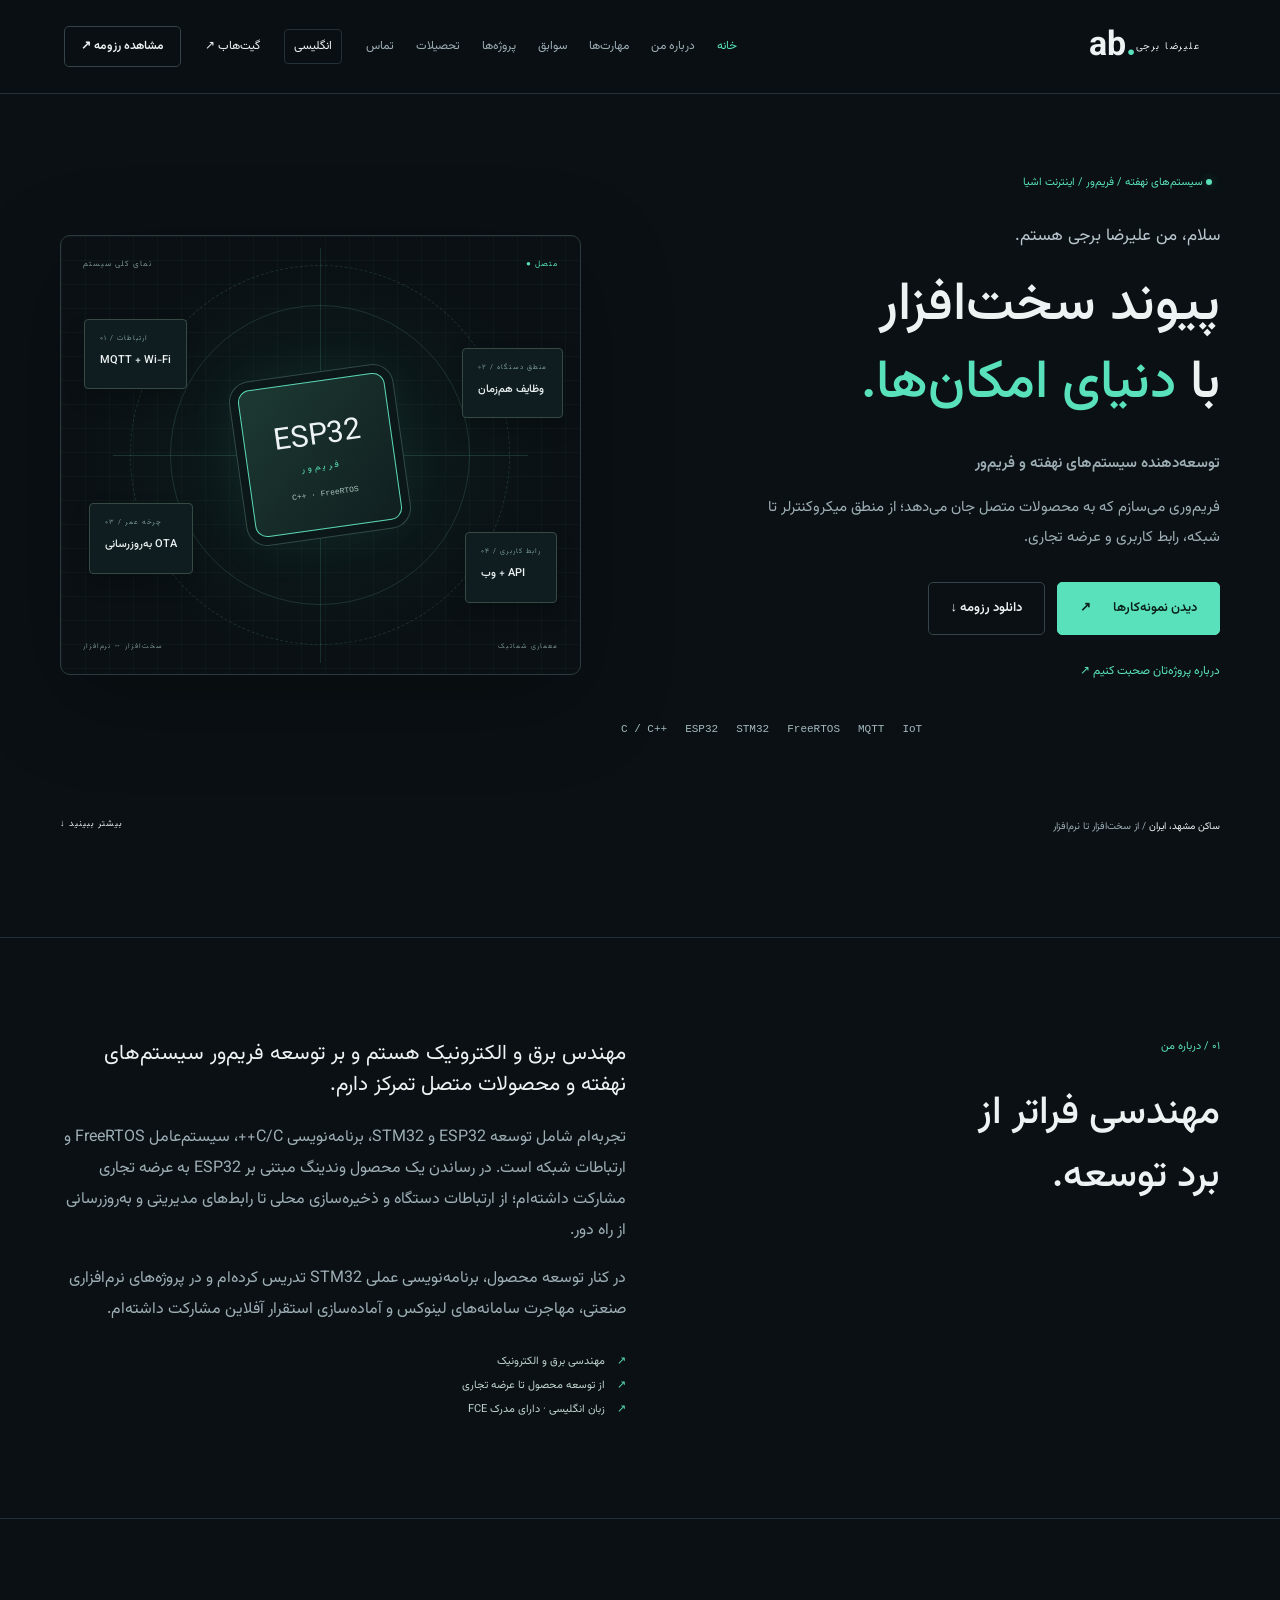
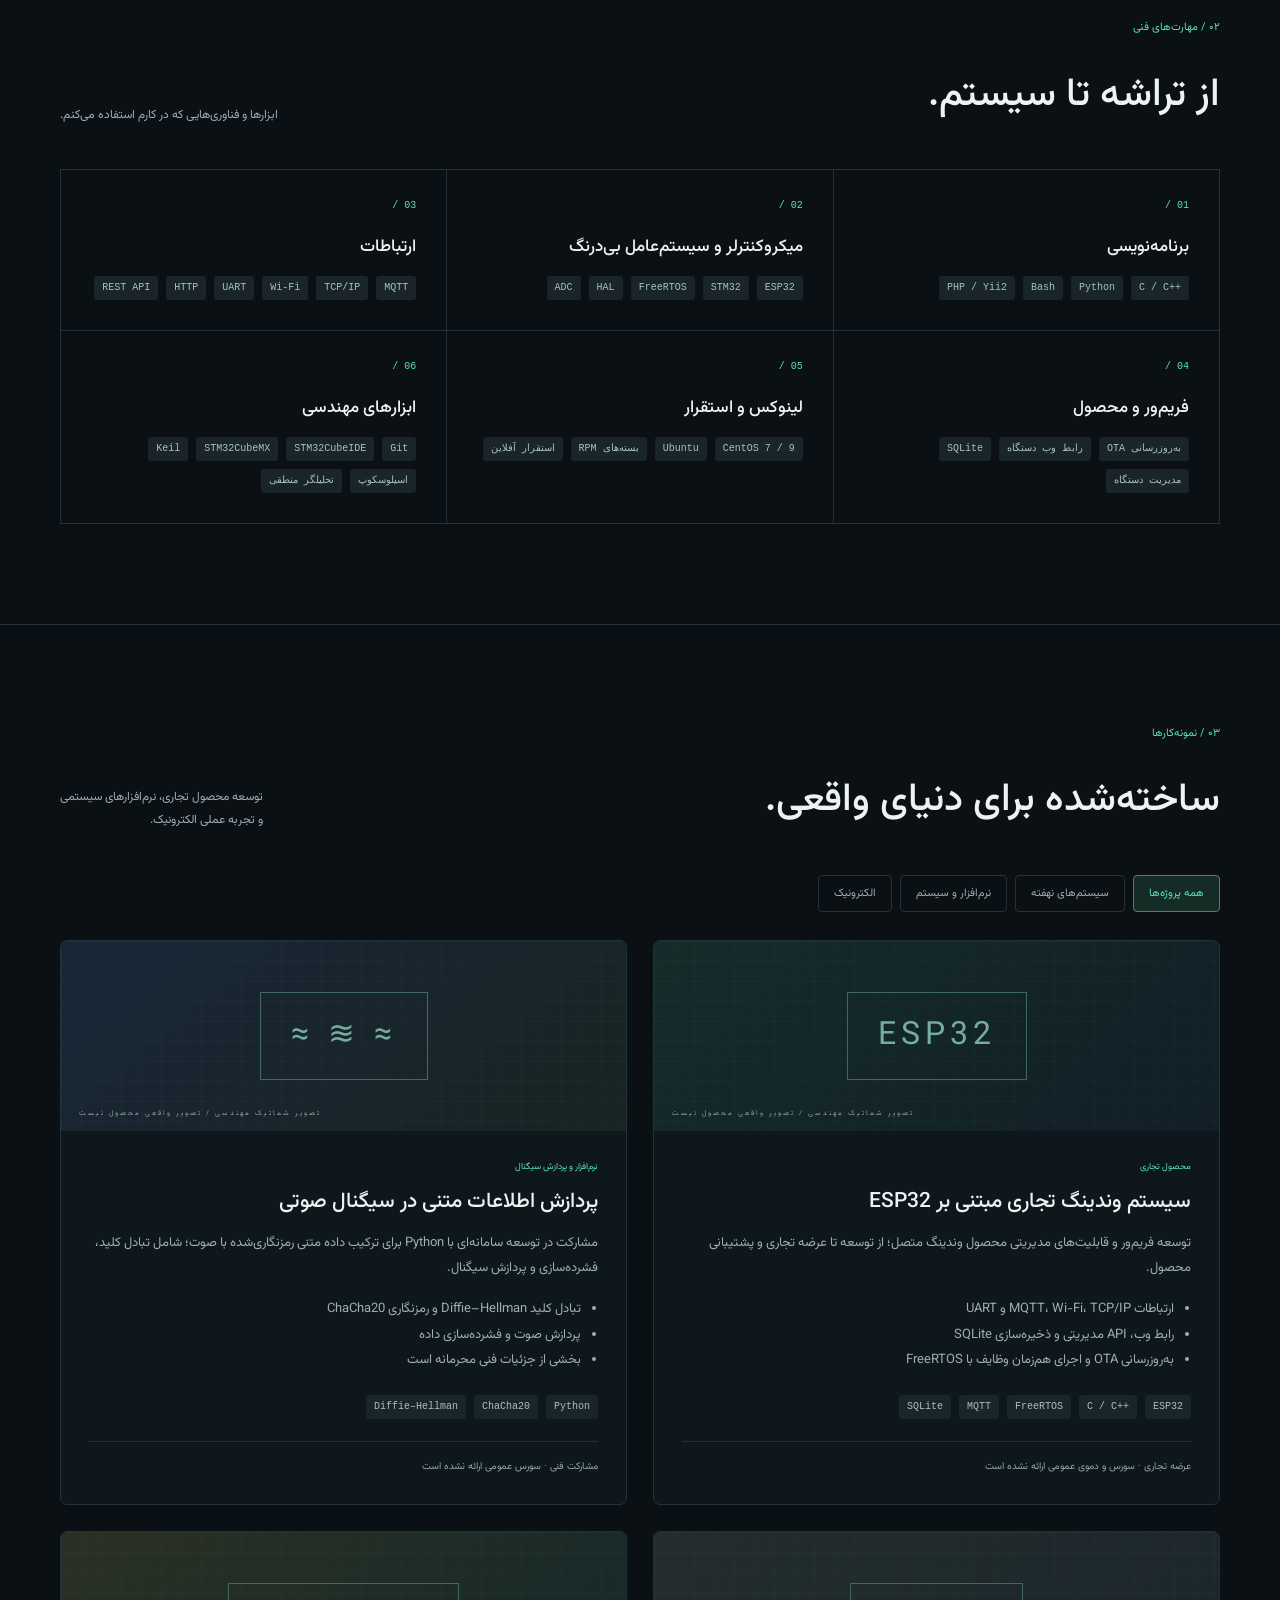
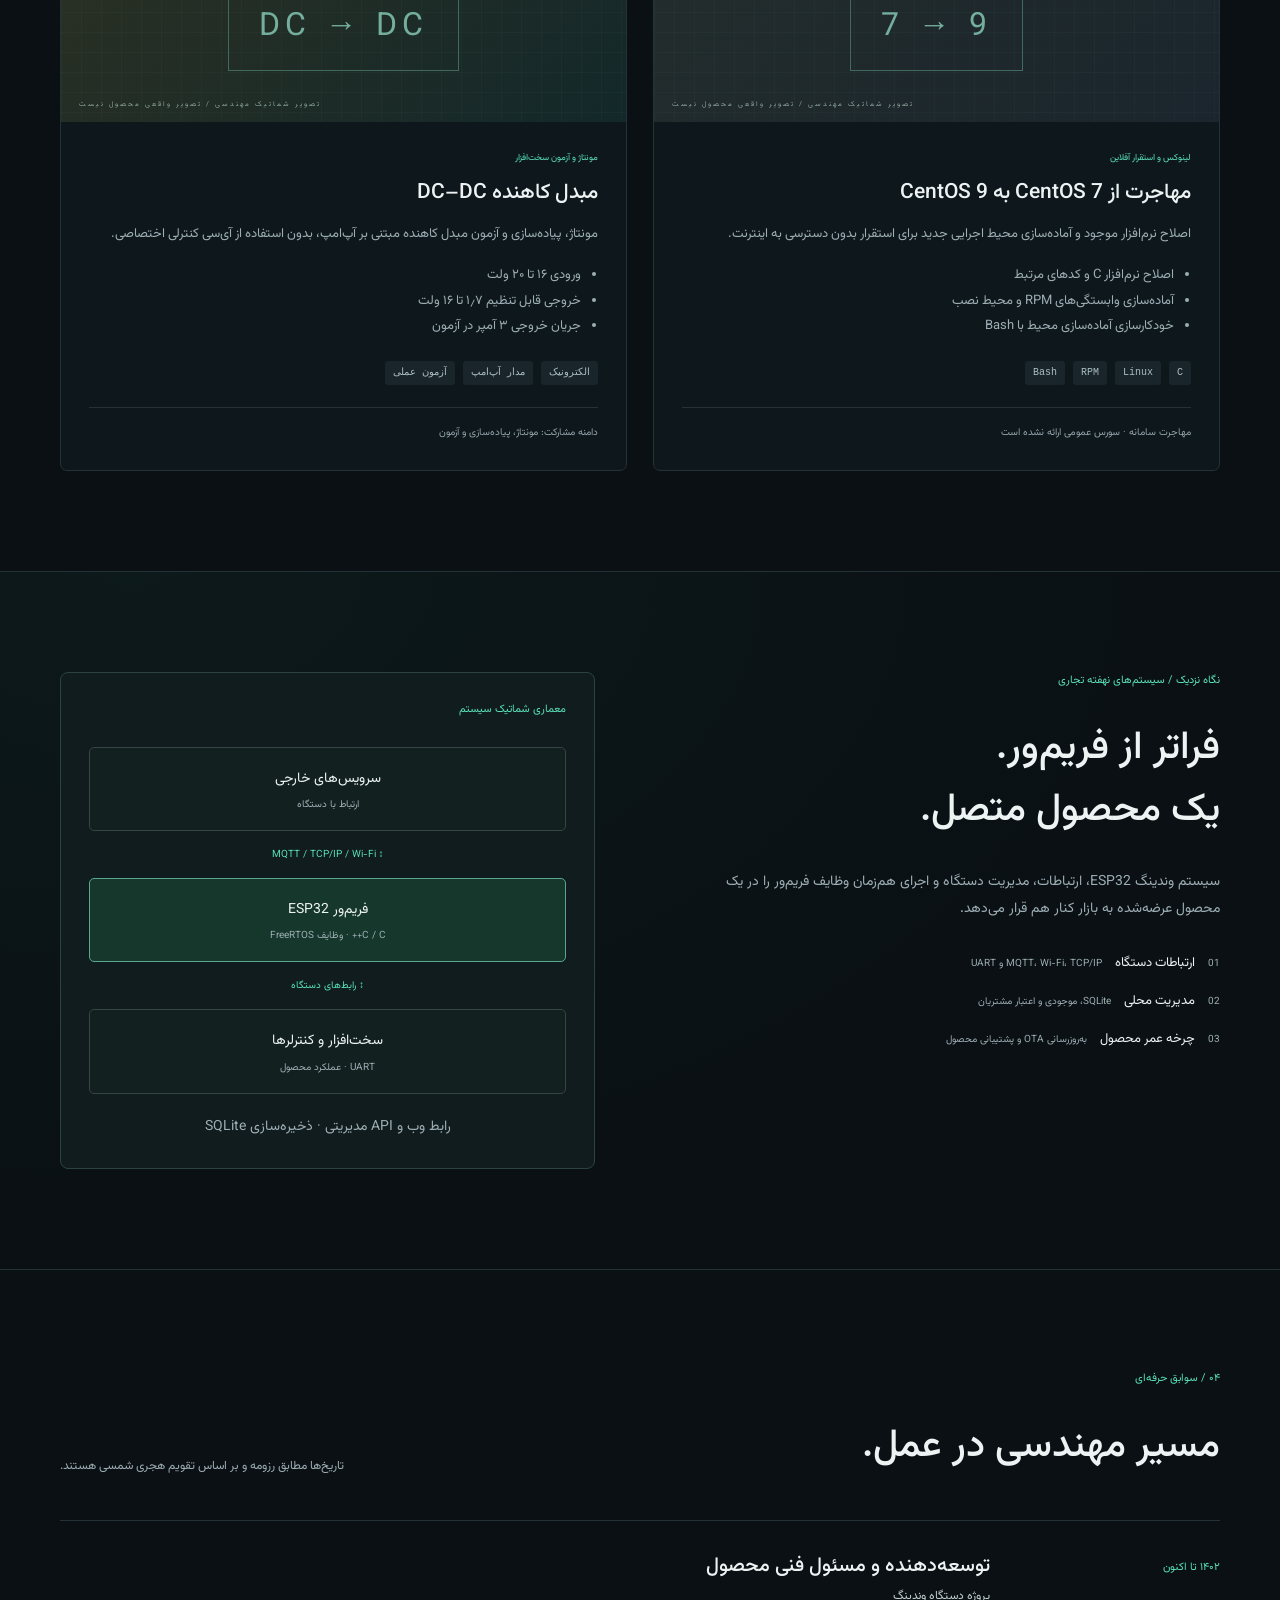
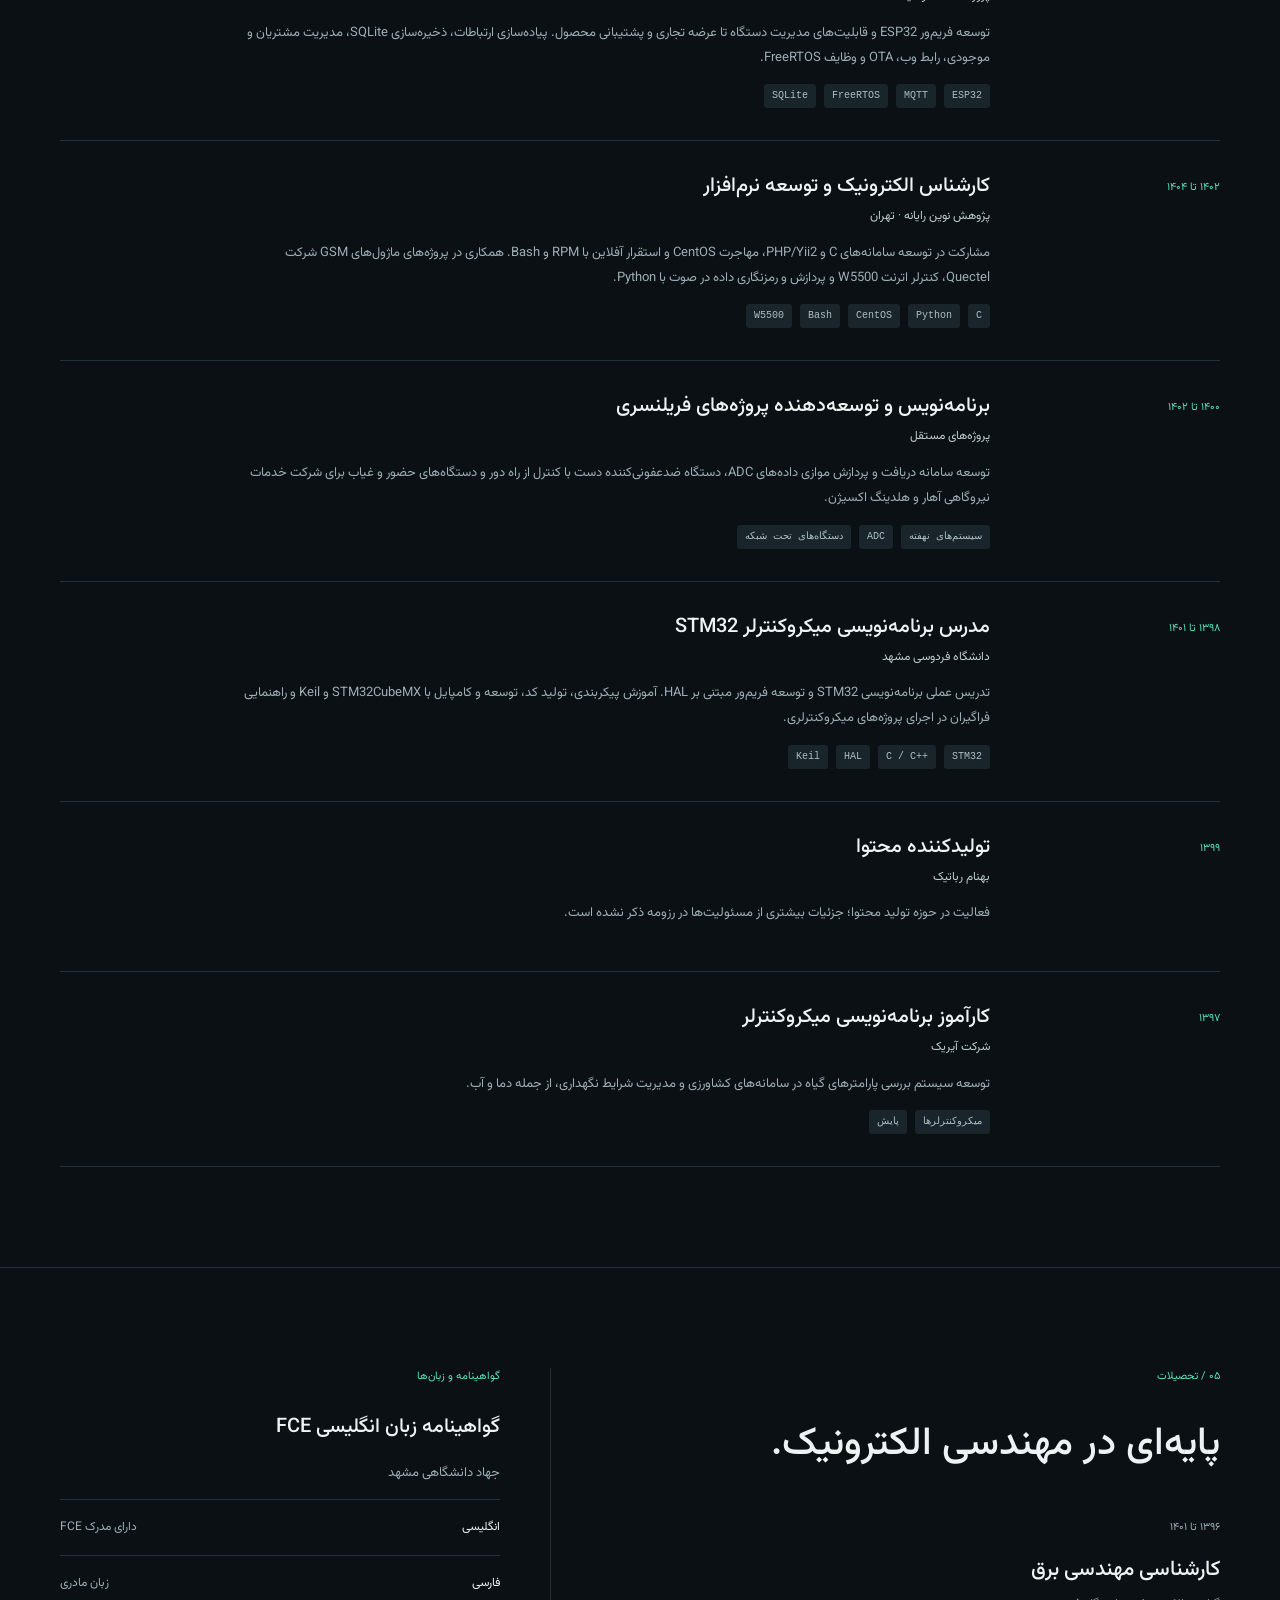
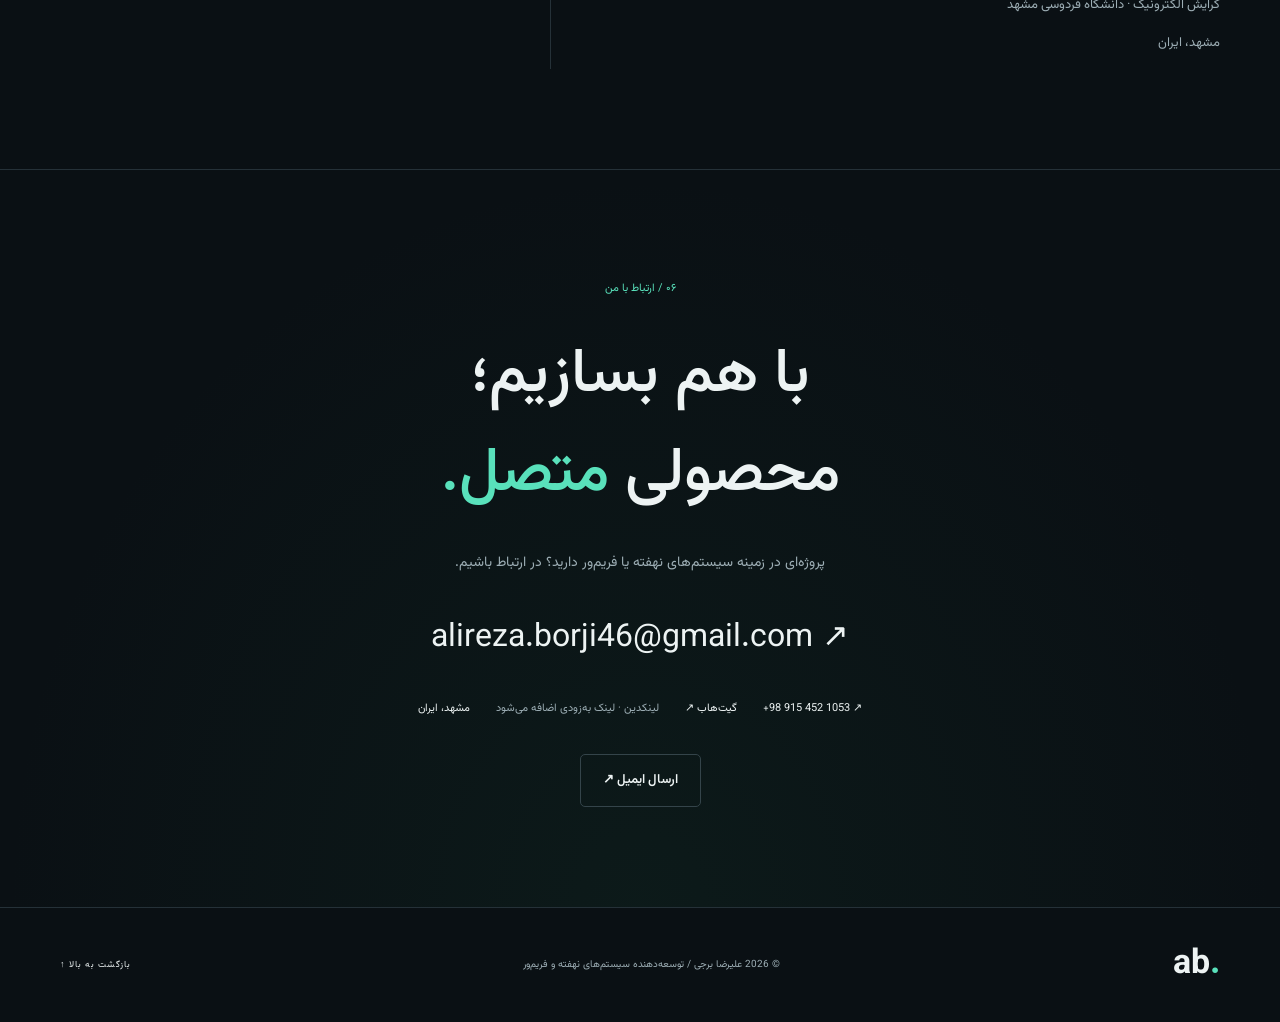
<file: index.html>
<!doctype html>
<html lang="fa" dir="rtl"><head><meta charset="utf-8"><meta name="viewport" content="width=device-width,initial-scale=1"><meta name="theme-color" content="#0a1014"><title>علیرضا برجی | توسعه‌دهنده سیستم‌های نهفته و فریم‌ور</title><meta name="description" content="علیرضا برجی؛ توسعه‌دهنده سیستم‌های نهفته و فریم‌ور، ESP32، STM32، FreeRTOS، محصولات متصل و سیستم‌های لینوکس."><meta name="keywords" content="علیرضا برجی,سیستم‌های نهفته,Firmware,ESP32,STM32,FreeRTOS,IoT"><meta name="author" content="علیرضا برجی"><meta property="og:title" content="علیرضا برجی — پیوند سخت‌افزار و نرم‌افزار"><meta property="og:description" content="سیستم‌های نهفته firmware, connected products and practical engineering."><meta property="og:type" content="website"><meta name="twitter:card" content="summary"><meta name="twitter:title" content="علیرضا برجی | سیستم‌های نهفته نرم‌افزار و سیستم"><meta name="twitter:description" content="فریم‌ور و سیستم‌های تجاری متصل."><!-- TODO: add canonical and og:url after setting the GitHub Pages URL. --><link rel="icon" href="assets/icons/favicon.svg" type="image/svg+xml"><link rel="stylesheet" href="css/style.css"><link rel="stylesheet" href="css/responsive.css"><script src="js/fa.js" defer></script><script src="js/main.js" defer></script></head>
<body><a class="skip" href="#main">رفتن به محتوای اصلی</a><header class="header"><a class="brand" href="#home" aria-label="صفحه اصلی علیرضا برجی">ab<span>.</span><small>علیرضا برجی</small></a><button class="menu" aria-expanded="false" aria-controls="navigation" aria-label="باز و بسته کردن منو">☰</button><nav id="navigation" aria-label="ناوبری اصلی"><a href="#home">خانه</a><a href="#about">درباره من</a><a href="#skills">مهارت‌ها</a><a href="#experience">سوابق</a><a href="#projects">پروژه‌ها</a><a href="#education">تحصیلات</a><a href="#contact">تماس</a></nav><a class="language-switch" href="en.html" lang="en" hreflang="en" aria-label="Switch to انگلیسی">انگلیسی</a><a class="nav-github" href="https://github.com/alirezaborji" target="_blank" rel="noopener noreferrer">گیت‌هاب ↗</a><a class="button small" href="assets/resume/alireza-borji-resume.pdf" target="_blank" rel="noopener">مشاهده رزومه ↗</a></header>
<main id="main"><section class="hero section" id="home"><div class="hero-copy"><p class="eyebrow"><span class="dot"></span> سیستم‌های نهفته / فریم‌ور / اینترنت اشیا</p><p class="intro">سلام، من علیرضا برجی هستم.</p><h1>پیوند سخت‌افزار<br>با <span>دنیای امکان‌ها.</span></h1><p class="role">توسعه‌دهنده سیستم‌های نهفته و فریم‌ور</p><p class="lead">فریم‌وری می‌سازم که به محصولات متصل جان می‌دهد؛ از منطق میکروکنترلر تا شبکه، رابط کاربری و عرضه تجاری.</p><div class="actions"><a class="button primary" href="#projects">دیدن نمونه‌کارها <span>↗</span></a><a class="button" href="assets/resume/alireza-borji-resume.pdf" download>دانلود رزومه ↓</a></div><a class="text-link" href="#contact">درباره پروژه‌تان صحبت کنیم ↗</a><div class="hero-tags"><span>C / C++</span><span>ESP32</span><span>STM32</span><span>FreeRTOS</span><span>MQTT</span><span>IoT</span></div></div>
<div class="engineering-visual" role="img" aria-label="نمای شماتیک سیستم نهفته متصل؛ ارتباط فریم‌ور، شبکه و سخت‌افزار"><div class="visual-top"><span>نمای کلی سیستم</span><span class="live">● متصل</span></div><div class="orbit orbit-one"></div><div class="orbit orbit-two"></div><div class="circuit horizontal"></div><div class="circuit vertical"></div><div class="chip"><span>ESP32</span><strong>فریم‌ور</strong><small>C++ · FreeRTOS</small></div><div class="node node-a"><small>۰۱ / ارتباطات</small><b>MQTT + Wi-Fi</b></div><div class="node node-b"><small>۰۲ / منطق دستگاه</small><b>وظایف هم‌زمان</b></div><div class="node node-c"><small>۰۳ / چرخه عمر</small><b>به‌روزرسانی OTA</b></div><div class="node node-d"><small>۰۴ / رابط کاربری</small><b>وب + API</b></div><div class="visual-bottom"><span>سخت‌افزار ↔ نرم‌افزار</span><span>معماری شماتیک</span></div></div><div class="hero-footer"><span>ساکن مشهد، ایران <span class="muted">/ از سخت‌افزار تا نرم‌افزار</span></span><a href="#about">بیشتر ببینید ↓</a></div></section>
<section class="section about" id="about"><div><p class="eyebrow">۰۱ / درباره من</p><h2>مهندسی فراتر از<br>برد توسعه.</h2></div><div><p class="large-copy">مهندس برق و الکترونیک هستم و بر توسعه فریم‌ور سیستم‌های نهفته و محصولات متصل تمرکز دارم.</p><p>تجربه‌ام شامل توسعه ESP32 و STM32، برنامه‌نویسی C/C++، سیستم‌عامل FreeRTOS و ارتباطات شبکه است. در رساندن یک محصول وندینگ مبتنی بر ESP32 به عرضه تجاری مشارکت داشته‌ام؛ از ارتباطات دستگاه و ذخیره‌سازی محلی تا رابط‌های مدیریتی و به‌روزرسانی از راه دور.</p><p>در کنار توسعه محصول، برنامه‌نویسی عملی STM32 تدریس کرده‌ام و در پروژه‌های نرم‌افزاری صنعتی، مهاجرت سامانه‌های لینوکس و آماده‌سازی استقرار آفلاین مشارکت داشته‌ام.</p><div class="about-details"><span>مهندسی برق و الکترونیک</span><span>از توسعه محصول تا عرضه تجاری</span><span>زبان انگلیسی · دارای مدرک FCE</span></div></div></section>
<section class="section" id="skills"><div class="section-heading"><div><p class="eyebrow">۰۲ / مهارت‌های فنی</p><h2>از تراشه تا سیستم.</h2></div><p>ابزارها و فناوری‌هایی که در کارم استفاده می‌کنم.</p></div><div class="skills-grid" id="skills-grid"></div></section>
<section class="section" id="projects"><div class="section-heading"><div><p class="eyebrow">۰۳ / نمونه‌کارها</p><h2>ساخته‌شده برای دنیای واقعی.</h2></div><p>توسعه محصول تجاری، نرم‌افزارهای سیستمی<br>و تجربه عملی الکترونیک.</p></div><div class="project-filters" role="group" aria-label="فیلتر پروژه‌ها"><button class="selected" data-filter="all" aria-pressed="true">همه پروژه‌ها</button><button data-filter="embedded" aria-pressed="false">سیستم‌های نهفته</button><button data-filter="systems" aria-pressed="false">نرم‌افزار و سیستم</button><button data-filter="electronics" aria-pressed="false">الکترونیک</button></div><div class="projects-grid" id="projects-grid"></div><noscript><p>پروژه‌ها شامل محصول وندینگ ESP32، مهاجرت لینوکس، پردازش داده در صوت و مبدل کاهنده هستند. جزئیات در رزومه موجود است.</p></noscript></section>
<section class="section commercial"><div><p class="eyebrow">نگاه نزدیک / سیستم‌های نهفته تجاری</p><h2>فراتر از فریم‌ور.<br>یک محصول متصل.</h2><p>سیستم وندینگ ESP32، ارتباطات، مدیریت دستگاه و اجرای هم‌زمان وظایف فریم‌ور را در یک محصول عرضه‌شده به بازار کنار هم قرار می‌دهد.</p><div class="feature-list"><span>01 <b>ارتباطات دستگاه</b> MQTT، Wi-Fi، TCP/IP و UART</span><span>02 <b>مدیریت محلی</b> SQLite، موجودی و اعتبار مشتریان</span><span>03 <b>چرخه عمر محصول</b> به‌روزرسانی OTA و پشتیبانی محصول</span></div></div><div class="architecture"><p class="eyebrow">معماری شماتیک سیستم</p><div>سرویس‌های خارجی <small>ارتباط با دستگاه</small></div><span>↕ MQTT / TCP/IP / Wi-Fi</span><div class="accent-box">فریم‌ور ESP32 <small>C / C++ · وظایف FreeRTOS</small></div><span>↕ رابط‌های دستگاه</span><div>سخت‌افزار و کنترلرها <small>UART · عملکرد محصول</small></div><p class="architecture-note">رابط وب و API مدیریتی · ذخیره‌سازی SQLite</p></div></section>
<section class="section" id="experience"><div class="section-heading"><div><p class="eyebrow">۰۴ / سوابق حرفه‌ای</p><h2>مسیر مهندسی در عمل.</h2></div><p>تاریخ‌ها مطابق رزومه و بر اساس تقویم هجری شمسی هستند.</p></div><div class="timeline" id="timeline"></div></section>
<section class="section education" id="education"><div><p class="eyebrow">۰۵ / تحصیلات</p><h2>پایه‌ای در مهندسی الکترونیک.</h2><article class="education-item"><span class="muted mono">۱۳۹۶ تا ۱۴۰۱</span><h3>کارشناسی مهندسی برق</h3><p>گرایش الکترونیک · دانشگاه فردوسی مشهد</p><p class="muted">مشهد، ایران</p></article></div><div class="credentials"><p class="eyebrow">گواهینامه و زبان‌ها</p><h3>گواهینامه زبان انگلیسی FCE</h3><p>جهاد دانشگاهی مشهد</p><div class="language"><span>انگلیسی</span><span>دارای مدرک FCE</span></div><div class="language"><span>فارسی</span><span>زبان مادری</span></div></div></section>
<section class="section contact" id="contact"><p class="eyebrow">۰۶ / ارتباط با من</p><h2>با هم بسازیم؛<br>محصولی <span>متصل.</span></h2><p>پروژه‌ای در زمینه سیستم‌های نهفته یا فریم‌ور دارید؟ در ارتباط باشیم.</p><a class="contact-email" href="mailto:alireza.borji46@gmail.com">alireza.borji46@gmail.com ↗</a><div class="contact-links"><a href="tel:+989154521053">+98 915 452 1053 ↗</a><a href="https://github.com/alirezaborji" target="_blank" rel="noopener noreferrer">گیت‌هاب ↗</a><span class="muted" title="TODO: YOUR_LINKEDIN_URL">لینکدین · لینک به‌زودی اضافه می‌شود</span><span>مشهد، ایران</span></div><a class="button" href="mailto:alireza.borji46@gmail.com">ارسال ایمیل ↗</a></section></main><footer><a class="brand" href="#home">ab<span>.</span></a><p>© <span id="year">2026</span> علیرضا برجی <span class="muted">/ توسعه‌دهنده سیستم‌های نهفته و فریم‌ور</span></p><a href="#home">بازگشت به بالا ↑</a></footer></body></html>
</file>
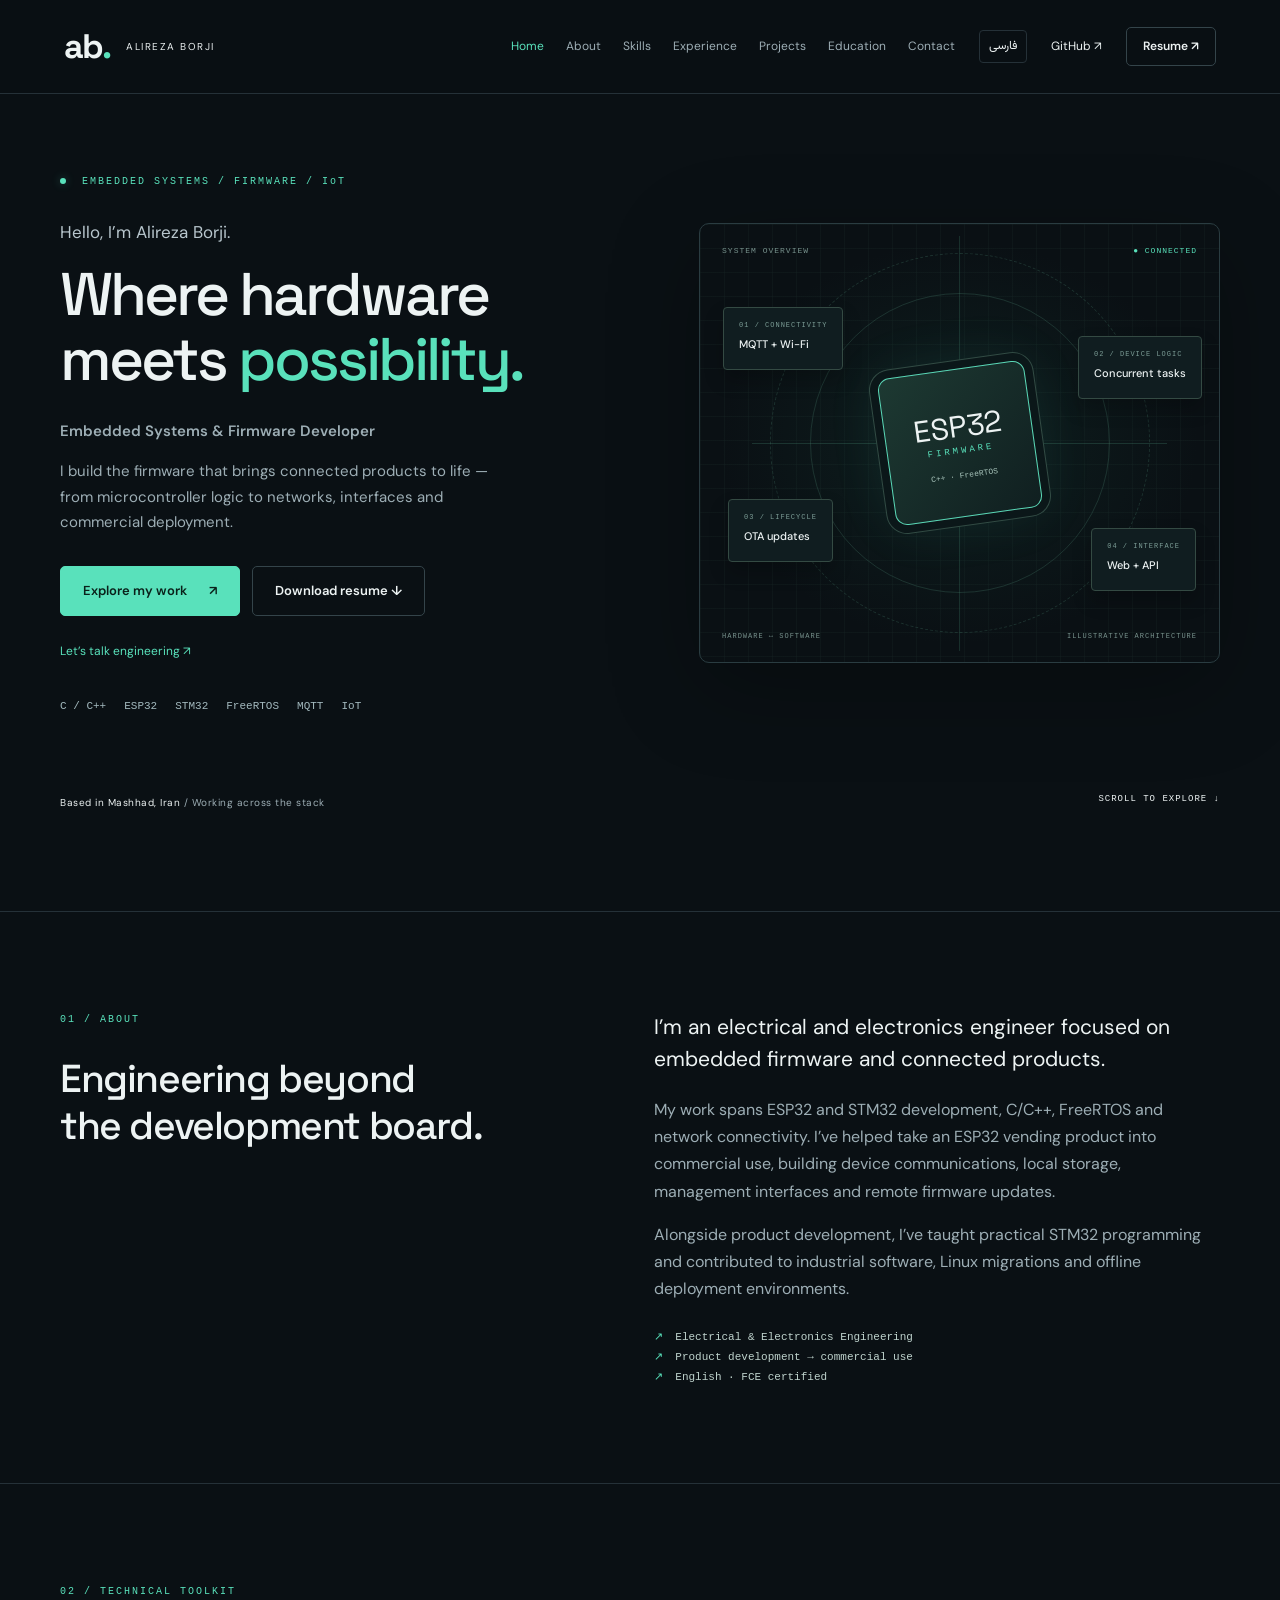
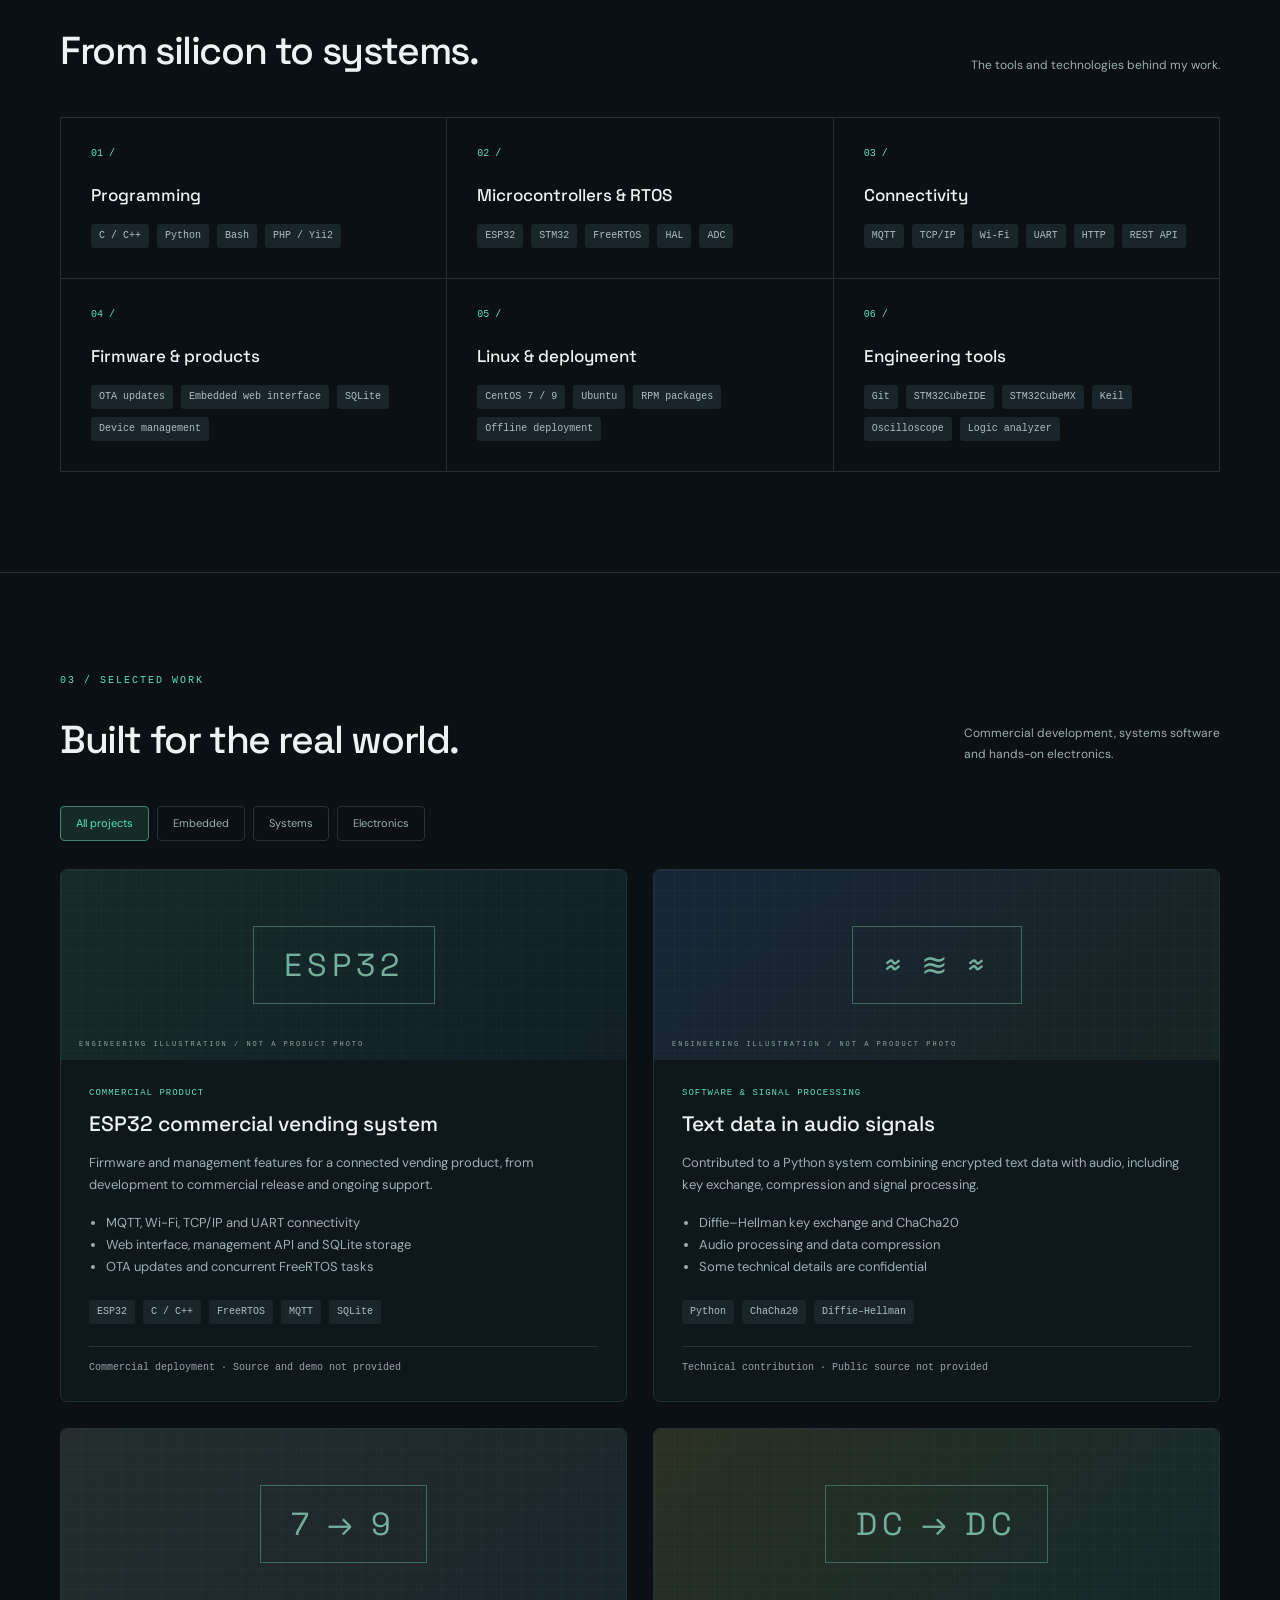
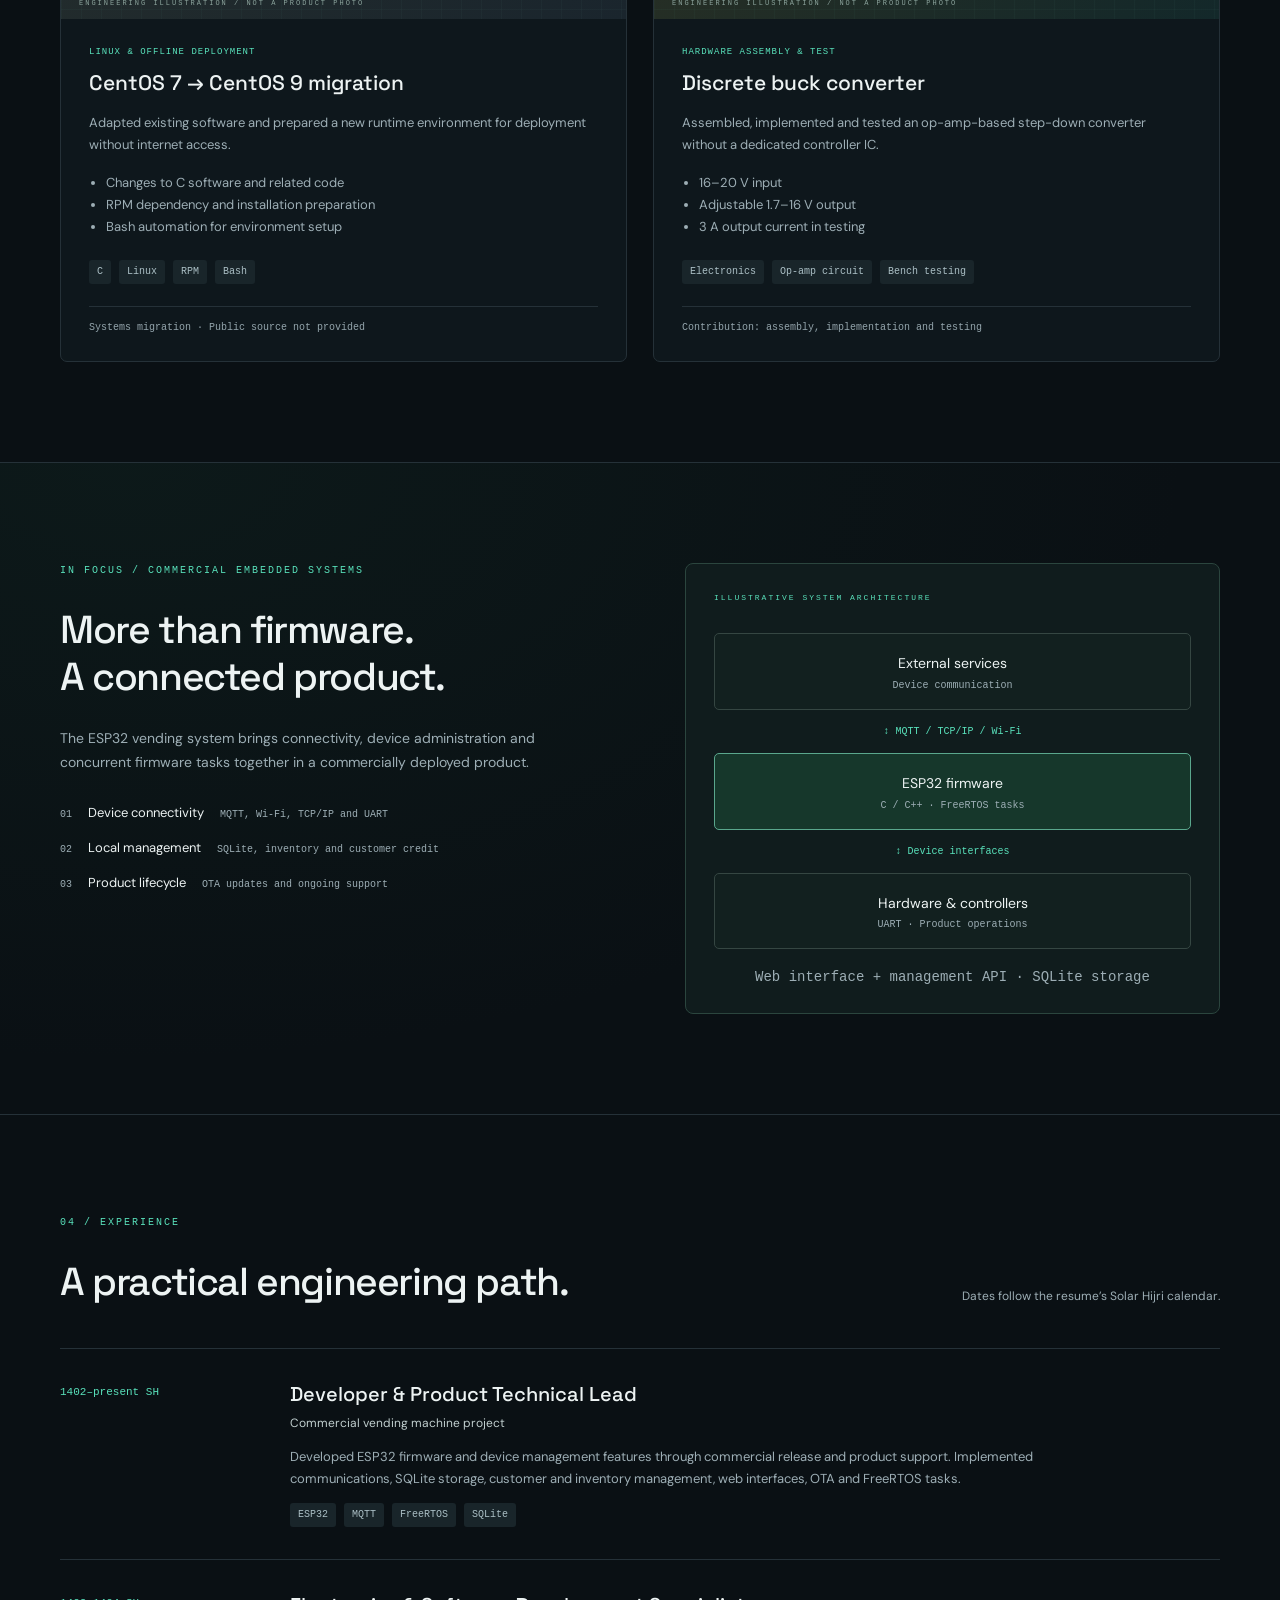
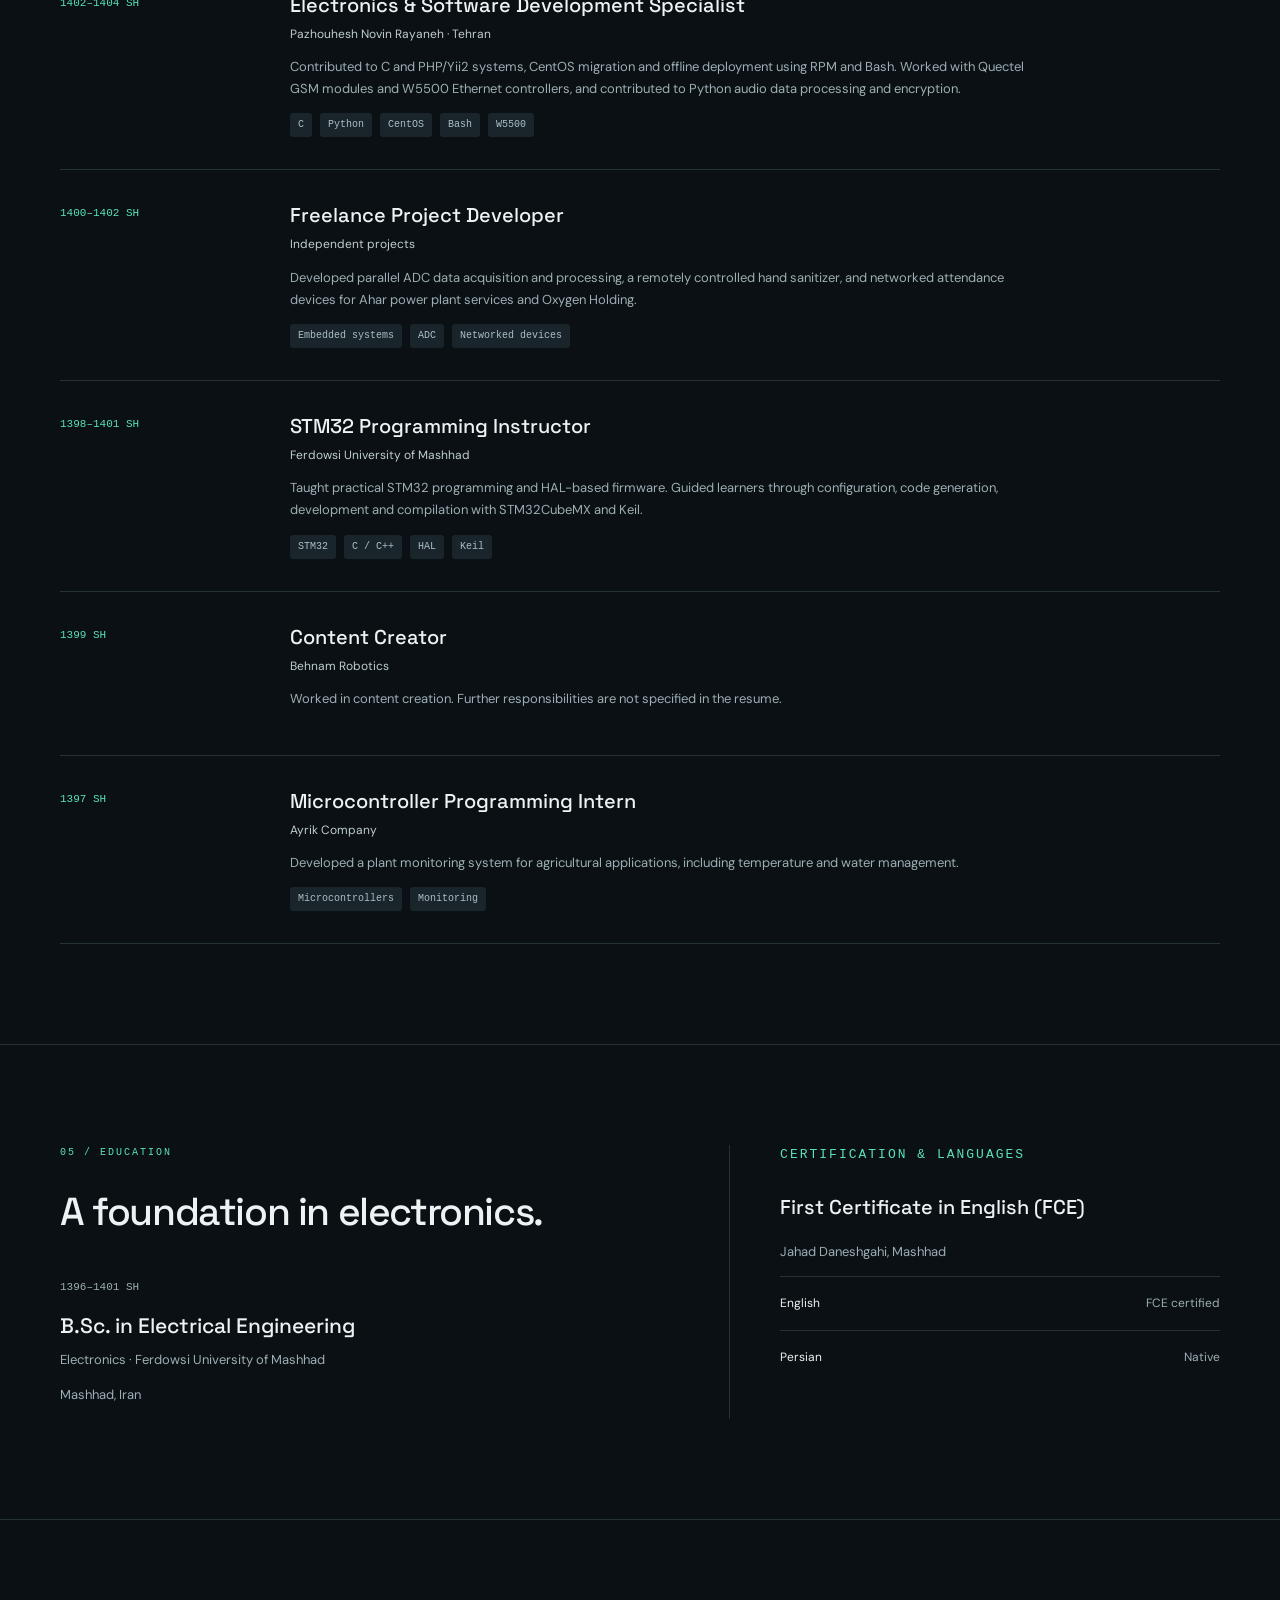
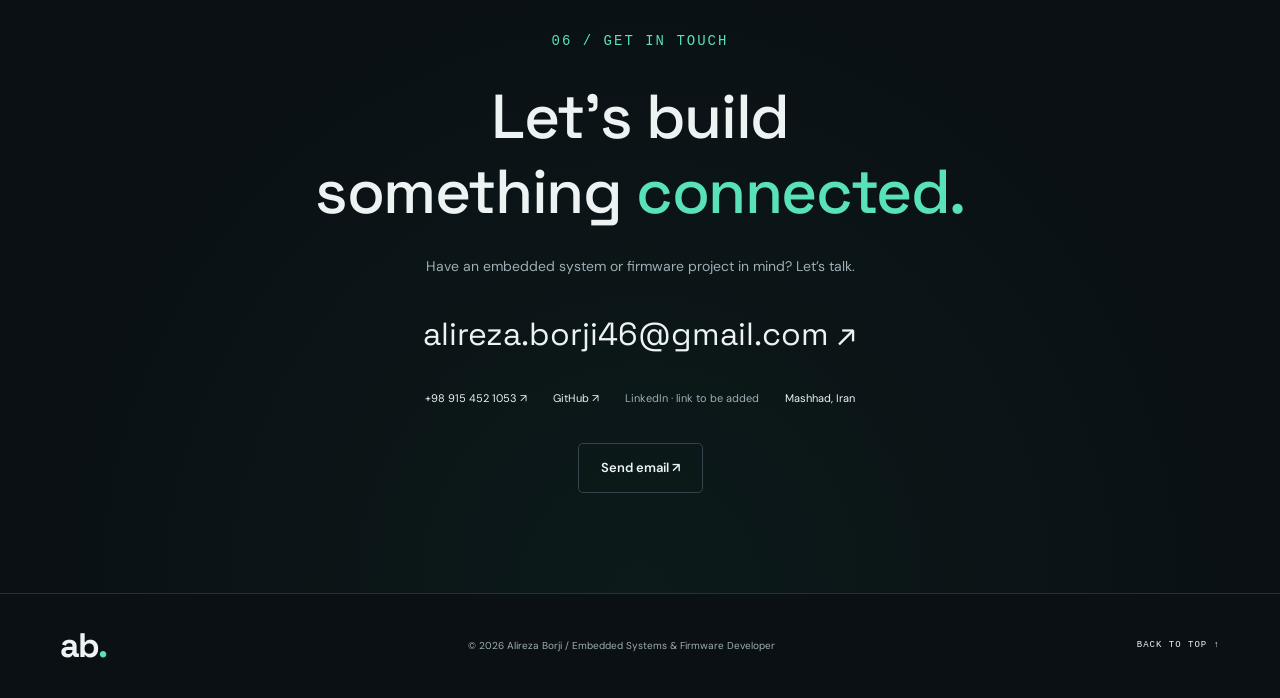
<file: en.html>
<!doctype html>
<html lang="en" dir="ltr"><head><meta charset="utf-8"><meta name="viewport" content="width=device-width,initial-scale=1"><meta name="theme-color" content="#0a1014"><title>Alireza Borji | Embedded Systems & Firmware Developer</title><meta name="description" content="Alireza Borji — embedded systems and firmware developer. ESP32, STM32, FreeRTOS, connected commercial products and Linux systems."><meta name="keywords" content="Alireza Borji,Embedded,Firmware,ESP32,STM32,FreeRTOS,IoT"><meta name="author" content="Alireza Borji"><meta property="og:title" content="Alireza Borji — Hardware meets software"><meta property="og:description" content="Embedded firmware, connected products and practical engineering."><meta property="og:type" content="website"><meta name="twitter:card" content="summary"><meta name="twitter:title" content="Alireza Borji | Embedded Systems"><meta name="twitter:description" content="Firmware and connected commercial systems."><!-- TODO: add canonical and og:url after setting the GitHub Pages URL. --><link rel="icon" href="assets/icons/favicon.svg" type="image/svg+xml"><link rel="stylesheet" href="css/style.css"><link rel="stylesheet" href="css/responsive.css"><script src="js/main.js" defer></script></head>
<body><a class="skip" href="#main">Skip to content</a><header class="header"><a class="brand" href="#home" aria-label="Alireza Borji home">ab<span>.</span><small>ALIREZA BORJI</small></a><button class="menu" aria-expanded="false" aria-controls="navigation" aria-label="Toggle navigation">☰</button><nav id="navigation" aria-label="Main navigation"><a href="#home">Home</a><a href="#about">About</a><a href="#skills">Skills</a><a href="#experience">Experience</a><a href="#projects">Projects</a><a href="#education">Education</a><a href="#contact">Contact</a></nav><a class="language-switch" href="index.html" lang="fa" hreflang="fa" aria-label="نمایش نسخه فارسی">فارسی</a><a class="nav-github" href="https://github.com/alirezaborji" target="_blank" rel="noopener noreferrer">GitHub ↗</a><a class="button small" href="assets/resume/alireza-borji-resume.pdf" target="_blank" rel="noopener">Resume ↗</a></header>
<main id="main"><section class="hero section" id="home"><div class="hero-copy"><p class="eyebrow"><span class="dot"></span> EMBEDDED SYSTEMS / FIRMWARE / IoT</p><p class="intro">Hello, I’m Alireza Borji.</p><h1>Where hardware<br>meets <span>possibility.</span></h1><p class="role">Embedded Systems & Firmware Developer</p><p class="lead">I build the firmware that brings connected products to life — from microcontroller logic to networks, interfaces and commercial deployment.</p><div class="actions"><a class="button primary" href="#projects">Explore my work <span>↗</span></a><a class="button" href="assets/resume/alireza-borji-resume.pdf" download>Download resume ↓</a></div><a class="text-link" href="#contact">Let’s talk engineering ↗</a><div class="hero-tags"><span>C / C++</span><span>ESP32</span><span>STM32</span><span>FreeRTOS</span><span>MQTT</span><span>IoT</span></div></div>
<div class="engineering-visual" role="img" aria-label="Illustrative connected embedded system, linking firmware, connectivity and hardware"><div class="visual-top"><span>SYSTEM OVERVIEW</span><span class="live">● CONNECTED</span></div><div class="orbit orbit-one"></div><div class="orbit orbit-two"></div><div class="circuit horizontal"></div><div class="circuit vertical"></div><div class="chip"><span>ESP32</span><strong>FIRMWARE</strong><small>C++ · FreeRTOS</small></div><div class="node node-a"><small>01 / CONNECTIVITY</small><b>MQTT + Wi-Fi</b></div><div class="node node-b"><small>02 / DEVICE LOGIC</small><b>Concurrent tasks</b></div><div class="node node-c"><small>03 / LIFECYCLE</small><b>OTA updates</b></div><div class="node node-d"><small>04 / INTERFACE</small><b>Web + API</b></div><div class="visual-bottom"><span>HARDWARE ↔ SOFTWARE</span><span>ILLUSTRATIVE ARCHITECTURE</span></div></div><div class="hero-footer"><span>Based in Mashhad, Iran <span class="muted">/ Working across the stack</span></span><a href="#about">SCROLL TO EXPLORE ↓</a></div></section>
<section class="section about" id="about"><div><p class="eyebrow">01 / ABOUT</p><h2>Engineering beyond<br>the development board.</h2></div><div><p class="large-copy">I’m an electrical and electronics engineer focused on embedded firmware and connected products.</p><p>My work spans ESP32 and STM32 development, C/C++, FreeRTOS and network connectivity. I’ve helped take an ESP32 vending product into commercial use, building device communications, local storage, management interfaces and remote firmware updates.</p><p>Alongside product development, I’ve taught practical STM32 programming and contributed to industrial software, Linux migrations and offline deployment environments.</p><div class="about-details"><span>Electrical & Electronics Engineering</span><span>Product development → commercial use</span><span>English · FCE certified</span></div></div></section>
<section class="section" id="skills"><div class="section-heading"><div><p class="eyebrow">02 / TECHNICAL TOOLKIT</p><h2>From silicon to systems.</h2></div><p>The tools and technologies behind my work.</p></div><div class="skills-grid" id="skills-grid"></div></section>
<section class="section" id="projects"><div class="section-heading"><div><p class="eyebrow">03 / SELECTED WORK</p><h2>Built for the real world.</h2></div><p>Commercial development, systems software<br>and hands-on electronics.</p></div><div class="project-filters" role="group" aria-label="Filter projects"><button class="selected" data-filter="all" aria-pressed="true">All projects</button><button data-filter="embedded" aria-pressed="false">Embedded</button><button data-filter="systems" aria-pressed="false">Systems</button><button data-filter="electronics" aria-pressed="false">Electronics</button></div><div class="projects-grid" id="projects-grid"></div><noscript><p>Projects include an ESP32 vending product, Linux migration, audio data processing and a buck converter. View the resume for details.</p></noscript></section>
<section class="section commercial"><div><p class="eyebrow">IN FOCUS / COMMERCIAL EMBEDDED SYSTEMS</p><h2>More than firmware.<br>A connected product.</h2><p>The ESP32 vending system brings connectivity, device administration and concurrent firmware tasks together in a commercially deployed product.</p><div class="feature-list"><span>01 <b>Device connectivity</b> MQTT, Wi-Fi, TCP/IP and UART</span><span>02 <b>Local management</b> SQLite, inventory and customer credit</span><span>03 <b>Product lifecycle</b> OTA updates and ongoing support</span></div></div><div class="architecture"><p class="eyebrow">ILLUSTRATIVE SYSTEM ARCHITECTURE</p><div>External services <small>Device communication</small></div><span>↕ MQTT / TCP/IP / Wi-Fi</span><div class="accent-box">ESP32 firmware <small>C / C++ · FreeRTOS tasks</small></div><span>↕ Device interfaces</span><div>Hardware & controllers <small>UART · Product operations</small></div><p class="architecture-note">Web interface + management API · SQLite storage</p></div></section>
<section class="section" id="experience"><div class="section-heading"><div><p class="eyebrow">04 / EXPERIENCE</p><h2>A practical engineering path.</h2></div><p>Dates follow the resume’s Solar Hijri calendar.</p></div><div class="timeline" id="timeline"></div></section>
<section class="section education" id="education"><div><p class="eyebrow">05 / EDUCATION</p><h2>A foundation in electronics.</h2><article class="education-item"><span class="muted mono">1396–1401 SH</span><h3>B.Sc. in Electrical Engineering</h3><p>Electronics · Ferdowsi University of Mashhad</p><p class="muted">Mashhad, Iran</p></article></div><div class="credentials"><p class="eyebrow">CERTIFICATION & LANGUAGES</p><h3>First Certificate in English (FCE)</h3><p>Jahad Daneshgahi, Mashhad</p><div class="language"><span>English</span><span>FCE certified</span></div><div class="language"><span>Persian</span><span>Native</span></div></div></section>
<section class="section contact" id="contact"><p class="eyebrow">06 / GET IN TOUCH</p><h2>Let’s build<br>something <span>connected.</span></h2><p>Have an embedded system or firmware project in mind? Let’s talk.</p><a class="contact-email" href="mailto:alireza.borji46@gmail.com">alireza.borji46@gmail.com ↗</a><div class="contact-links"><a href="tel:+989154521053">+98 915 452 1053 ↗</a><a href="https://github.com/alirezaborji" target="_blank" rel="noopener noreferrer">GitHub ↗</a><span class="muted" title="TODO: YOUR_LINKEDIN_URL">LinkedIn · link to be added</span><span>Mashhad, Iran</span></div><a class="button" href="mailto:alireza.borji46@gmail.com">Send email ↗</a></section></main><footer><a class="brand" href="#home">ab<span>.</span></a><p>© <span id="year">2026</span> Alireza Borji <span class="muted">/ Embedded Systems & Firmware Developer</span></p><a href="#home">BACK TO TOP ↑</a></footer></body></html>
</file>
<file: css/style.css>
@import url('https://fonts.googleapis.com/css2?family=DM+Sans:wght@400;500;600;700&family=Space+Grotesk:wght@400;500;600;700&family=Vazirmatn:wght@400;500;600;700&display=swap');
:root{--bg-primary:#0a1014;--bg-secondary:#10191e;--text-primary:#edf3f3;--text-secondary:#9daeb5;--accent:#59e1bb;--border-color:#253138;--font:'DM Sans',Arial,sans-serif;--display:'Space Grotesk',Arial,sans-serif}*{box-sizing:border-box}html{scroll-behavior:smooth;scroll-padding-top:100px}body{margin:0;background:var(--bg-primary);color:var(--text-primary);font:16px/1.7 var(--font)}a{color:inherit;text-decoration:none}button{font:inherit;cursor:pointer}a,button{ -webkit-tap-highlight-color:transparent}a:focus-visible,button:focus-visible{outline:2px solid var(--accent);outline-offset:6px}::selection{background:var(--accent);color:var(--bg-primary)}.skip{position:fixed;top:-80px;left:20px;z-index:100;background:var(--accent);color:#07110e;padding:12px}.skip:focus{top:12px}.header{height:94px;display:flex;align-items:center;gap:24px;padding:0 5%;position:sticky;top:0;z-index:20;background:#0a1014ed;border-bottom:1px solid var(--border-color);backdrop-filter:blur(16px)}.brand{font:bold 34px var(--display);letter-spacing:-2px;display:flex;align-items:center}.brand span{color:var(--accent)}.brand small{font:10px var(--font);letter-spacing:1.5px;margin-left:16px}.header nav{display:flex;gap:22px;margin-left:auto;font-size:12px;color:var(--text-secondary)}.header nav a:hover,.header nav a.active,.text-link,a:hover{color:var(--accent)}.nav-github{font-size:12px}.button{display:inline-flex;align-items:center;justify-content:center;gap:22px;padding:13px 22px;border:1px solid #34444a;border-radius:5px;font-size:13px;font-weight:600;transition:background .2s,transform .2s}.button:hover{transform:translateY(-3px);background:#182a2a}.button.primary{background:var(--accent);color:#0a211a;border-color:var(--accent)}.button.small{font-size:12px;padding:8px 16px}.menu{display:none}.section{max-width:1320px;padding:100px 60px;margin:auto;border-bottom:1px solid var(--border-color)}.hero{padding-top:80px;display:grid;grid-template-columns:1.15fr 1fr;gap:40px;position:relative}.eyebrow{font:10px/1.6 monospace;letter-spacing:2px;color:var(--accent);margin:0 0 28px}.dot{display:inline-block;background:var(--accent);width:6px;height:6px;border-radius:50%;margin-right:8px;box-shadow:0 0 10px #59e1bb55}.intro{font-size:17px;margin-bottom:16px;color:#b8c6cd}h1,h2,h3,p{margin-top:0}h1{font:500 clamp(42px,4.7vw,67px)/1.08 var(--display);letter-spacing:-3px;margin-bottom:26px}h1 span,.contact h2 span{color:var(--accent)}.role{font-size:15px;font-weight:600}.lead{font-size:15px;color:var(--text-secondary);max-width:460px}.actions{display:flex;gap:12px;margin-top:30px;margin-bottom:20px}.text-link{font-size:12px}.hero-tags{display:flex;gap:18px;flex-wrap:wrap;margin-top:37px;color:#a3b9be;font:11px monospace}.hero-footer{grid-column:1/-1;display:flex;justify-content:space-between;margin-top:42px;font-size:10px;letter-spacing:.5px}.hero-footer a{font:9px monospace;letter-spacing:1px}.muted{color:var(--text-secondary)}.engineering-visual{height:440px;align-self:center;position:relative;overflow:hidden;border:1px solid #2a3c41;border-radius:10px;background:radial-gradient(ellipse at center,#18483c44,transparent 65%),linear-gradient(#20333133 1px,transparent 1px),linear-gradient(90deg,#20333133 1px,transparent 1px);background-size:auto,24px 24px,24px 24px;box-shadow:0 25px 90px #0004}.visual-top,.visual-bottom{position:absolute;left:22px;right:22px;display:flex;justify-content:space-between;font:8px monospace;letter-spacing:1px;color:#78928d}.visual-top{top:22px}.visual-bottom{bottom:22px;font-size:7px}.live{color:var(--accent)}.chip{position:absolute;top:50%;left:50%;transform:translate(-50%,-50%) rotate(-8deg);width:148px;height:148px;border:1px solid #5ad8b7;border-radius:12px;display:flex;align-items:center;justify-content:center;flex-direction:column;background:linear-gradient(135deg,#1d3932,#101f20);box-shadow:0 0 0 8px #0b1719,0 0 0 9px #314a43,0 0 60px #59e1bb18;z-index:3}.chip span{font:30px var(--display)}.chip strong{font:9px monospace;letter-spacing:3px;color:var(--accent)}.chip small{font:8px monospace;margin-top:15px;color:#a9c5bc}.node{position:absolute;padding:13px 15px;border:1px solid #344a43;background:#101d20;z-index:4;border-radius:4px;box-shadow:0 10px 20px #0003}.node small{display:block;font:7px monospace;letter-spacing:1px;color:#7b9c95}.node b{font-size:11px;font-weight:500}.node-a{top:83px;left:23px}.node-b{top:112px;right:17px}.node-c{bottom:100px;left:28px}.node-d{bottom:71px;right:23px}.orbit{position:absolute;border:1px solid #38625566;border-radius:50%;top:50%;left:50%;transform:translate(-50%,-50%)}.orbit-one{width:300px;height:300px}.orbit-two{width:380px;height:380px;border-style:dashed}.circuit{position:absolute;background:#3d776355;top:50%;left:10%;width:80%;height:1px}.circuit.vertical{transform:rotate(90deg)}h2{font:500 39px/1.2 var(--display);letter-spacing:-1.4px;margin-bottom:26px}h3{font:500 21px/1.35 var(--display)}p{color:var(--text-secondary)}.about{display:grid;grid-template-columns:1fr 1.1fr;gap:80px}.large-copy{font-size:21px;color:var(--text-primary);line-height:1.5}.about-details{display:grid;gap:7px;font:11px monospace;color:#bfd3cd;margin-top:28px}.about-details span:before{content:'↗';color:var(--accent);margin-right:12px}.section-heading{display:flex;align-items:end;justify-content:space-between;margin-bottom:42px;gap:30px}.section-heading h2{margin-bottom:0}.section-heading>p{font-size:12px;margin:0}.skills-grid{display:grid;grid-template-columns:repeat(3,1fr);gap:1px;background:var(--border-color);border:1px solid var(--border-color)}.skill-card{background:var(--bg-primary);padding:30px;transition:background .2s}.skill-card:hover{background:var(--bg-secondary)}.skill-number{font:10px monospace;color:var(--accent);margin-bottom:25px;display:block}.skill-card h3{font-size:17px}.tags{display:flex;flex-wrap:wrap;gap:8px}.tags span{padding:4px 8px;background:#19252a;color:#abbfc5;font:10px/1.6 monospace;border-radius:3px}.project-filters{display:flex;gap:8px;margin-bottom:28px}.project-filters button{background:transparent;color:var(--text-secondary);border:1px solid var(--border-color);padding:7px 15px;border-radius:4px;font-size:11px}.project-filters button.selected{color:var(--accent);border-color:#468574;background:#152b25}.projects-grid{display:grid;grid-template-columns:1fr 1fr;gap:26px}.project-card{border:1px solid var(--border-color);border-radius:7px;overflow:hidden;background:#0e171c;transition:transform .25s,border-color .25s}.project-card:hover{transform:translateY(-5px);border-color:#4a7167}.project-art{height:190px;position:relative;display:flex;align-items:center;justify-content:center;overflow:hidden;background:linear-gradient(135deg,#152c2b,#111e26)}.project-art:before{content:'';position:absolute;inset:0;background-image:linear-gradient(#5294820d 1px,transparent 1px),linear-gradient(90deg,#5294820d 1px,transparent 1px);background-size:20px 20px}.project-art .art-code{font:32px var(--display);color:#74ae9d;letter-spacing:5px;border:1px solid #41695d;padding:18px 30px;position:relative}.project-art small{position:absolute;bottom:12px;left:18px;font:7px monospace;letter-spacing:2px;color:#8ca49d}.project-art.audio{background:linear-gradient(140deg,#192638,#172422)}.project-art.linux{background:linear-gradient(140deg,#242d2c,#1a252d)}.project-art.circuit-art{background:linear-gradient(140deg,#2b3023,#13282a)}.project-body{padding:28px}.project-meta{font:9px monospace;letter-spacing:1px;color:var(--accent);margin-bottom:12px}.project-body h3{margin-bottom:14px}.project-body p,.project-body li{font-size:13px;color:var(--text-secondary)}.project-body ul{padding-left:17px;margin:16px 0 22px}.project-status{font:10px monospace;color:#94a5ac;margin-top:22px;padding-top:15px;border-top:1px solid var(--border-color)}.commercial{display:grid;grid-template-columns:1fr 1fr;gap:90px;background:radial-gradient(ellipse at 10% 0,#173e3033,transparent 65%)}.commercial>div>p:not(.eyebrow){font-size:14px}.feature-list{display:grid;gap:18px;margin-top:30px}.feature-list span{font:10px monospace;color:var(--text-secondary)}.feature-list b{font:13px var(--font);display:inline-block;color:var(--text-primary);margin:0 10px}.architecture{border:1px solid #2b453e;border-radius:8px;padding:28px;background:#101c1d}.architecture .eyebrow{font-size:8px}.architecture>div{text-align:center;border:1px solid #354642;border-radius:5px;padding:18px;font-size:14px;background:#12201f}.architecture small{display:block;font:10px monospace;color:var(--text-secondary);margin-top:4px}.architecture>span{display:block;text-align:center;color:var(--accent);font:10px monospace;padding:16px}.architecture .accent-box{border-color:#5aa78d;background:#16372b}.architecture-note{font:9px monospace;text-align:center;margin:20px 0 0}.timeline{border-top:1px solid var(--border-color)}.experience-item{display:grid;grid-template-columns:190px 1fr;gap:40px;padding:32px 0;border-bottom:1px solid var(--border-color)}.experience-date{font:11px monospace;color:var(--accent);padding-top:5px}.experience-item h3{font-size:20px;margin-bottom:5px}.experience-company{font-size:12px;color:#c0cece}.experience-item p:not(.experience-company){font-size:13px;max-width:750px}.education{display:grid;grid-template-columns:1.2fr 1fr;gap:80px}.education-item{margin-top:35px}.mono{font:11px monospace}.education-item h3{margin:14px 0 8px}.education-item p,.credentials p{font-size:13px}.credentials{border-left:1px solid var(--border-color);padding-left:50px}.credentials h3{font-size:20px}.language{display:flex;justify-content:space-between;font-size:12px;border-top:1px solid var(--border-color);padding:16px 0}.language span:last-child{color:var(--text-secondary)}.contact{background:radial-gradient(ellipse at 50% 100%,#174b352b,transparent 70%);text-align:center;padding-top:110px;padding-bottom:100px}.contact h2{font-size:62px}.contact>p{font-size:14px}.contact-email{display:block;font:clamp(18px,3vw,32px) var(--display);margin:35px 0}.contact-links{display:flex;justify-content:center;gap:26px;flex-wrap:wrap;font-size:11px;margin:25px 0 35px}footer{max-width:1320px;margin:auto;display:flex;align-items:center;justify-content:space-between;padding:30px 60px;gap:20px}footer p{font-size:10px;margin:0}footer>a:last-child{font:9px monospace;letter-spacing:1px}.reveal{opacity:0;transform:translateY(18px);transition:opacity .6s,transform .6s}.reveal.visible{opacity:1;transform:none}[hidden]{display:none!important}@media(prefers-reduced-motion:reduce){html{scroll-behavior:auto}*,*:before,*:after{animation:none!important;transition:none!important}.reveal{opacity:1;transform:none}}

/* Language navigation and Persian layout. Fixed technical artwork stays LTR. */
.language-switch{font-size:12px;white-space:nowrap;border:1px solid var(--border-color);border-radius:4px;padding:5px 9px}
:root:lang(fa){--font:'Vazirmatn',Tahoma,Arial,sans-serif;--display:'Vazirmatn',Tahoma,Arial,sans-serif}
html[dir="rtl"] body{line-height:1.95}
html[dir="rtl"] h1,html[dir="rtl"] h2,html[dir="rtl"] .eyebrow,html[dir="rtl"] .brand{letter-spacing:0}
html[dir="rtl"] h1{font-size:clamp(38px,4.2vw,58px);line-height:1.45}
html[dir="rtl"] h2{line-height:1.6}
html[dir="rtl"] .eyebrow{font-family:var(--font);font-size:11px}
html[dir="rtl"] .header nav{margin-left:0;margin-right:auto}
html[dir="rtl"] .brand small{margin-left:0;margin-right:16px}
html[dir="rtl"] .brand, .engineering-visual,.art-code,.hero-tags,.contact-email,a[href^="tel:"]{direction:ltr;unicode-bidi:isolate}
html[dir="rtl"] .brand small{direction:rtl}
html[dir="rtl"] .engineering-visual{font-family:var(--font)}
html[dir="rtl"] .project-body ul{padding-left:0;padding-right:17px}
html[dir="rtl"] .credentials{border-left:0;border-right:1px solid var(--border-color);padding-left:0;padding-right:50px}
html[dir="rtl"] .about-details span:before{margin-right:0;margin-left:12px}
html[dir="rtl"] .intro,html[dir="rtl"] .role{line-height:1.9}
html[dir="rtl"] .project-meta,html[dir="rtl"] .project-status,html[dir="rtl"] .experience-date{font-family:var(--font);letter-spacing:0;line-height:1.9}
html[dir="rtl"] .hero-footer{letter-spacing:0}
html[dir="rtl"] .architecture-note{line-height:1.9}

/* Persian labels use Vazirmatn, including compact technical captions. */
html[lang="fa"] :is(.mono,.about-details,.feature-list span,.architecture small,.architecture>span,.architecture-note,.hero-footer a,footer>a:last-child,.project-art small,.visual-top,.visual-bottom,.node small,.chip strong){font-family:var(--font)}
.language-switch[lang="fa"]{font-family:Vazirmatn,Tahoma,Arial,sans-serif}
</file>
<file: css/responsive.css>
@media(min-width:1500px){.header{padding-left:calc((100% - 1200px)/2);padding-right:calc((100% - 1200px)/2)}}@media(max-width:1150px){.header{gap:18px;padding:0 30px}.brand small{display:none}.header nav{gap:15px}.section{padding:75px 35px}.hero{gap:25px}.engineering-visual{height:400px}.node{padding:10px}.node-b{right:8px}.node-a{left:8px}.node-c{left:10px}.node-d{right:10px}.commercial{gap:40px}.hero-footer .muted{display:none}h1{letter-spacing:-2px}.actions{gap:8px}.button{padding:12px 15px}.hero-tags{gap:13px}}@media(max-width:850px){.header{height:76px;gap:18px}.menu{display:block;margin-left:auto;background:transparent;border:0;color:var(--text-primary);font-size:24px;order:4}.header nav{display:none;position:absolute;top:76px;left:0;right:0;background:#10191efc;padding:25px 30px;border-bottom:1px solid var(--border-color);flex-direction:column;gap:19px}.header nav.open{display:flex}.header nav a{font-size:15px}.hero{grid-template-columns:1fr;padding-top:55px}.hero-copy{max-width:620px}h1{font-size:64px}.engineering-visual{height:390px;max-width:620px;width:100%;margin-top:15px}.node-a{left:12%;top:65px}.node-b{right:9%;top:85px}.node-c{left:10%;bottom:70px}.node-d{right:10%;bottom:55px}.hero-footer{margin-top:15px}.about{gap:35px;grid-template-columns:1fr}.about h2 br{display:none}.skills-grid{grid-template-columns:1fr 1fr}.section-heading{align-items:start;flex-direction:column;gap:20px}.commercial,.education{grid-template-columns:1fr;gap:45px}.credentials{border-left:0;border-top:1px solid var(--border-color);padding:30px 0 0}.experience-item{grid-template-columns:140px 1fr;gap:20px}.project-body{padding:23px}.contact h2{font-size:54px}footer{padding:30px 35px}footer p .muted{display:none}}@media(max-width:540px){.header{padding:0 20px;gap:16px}.nav-github{font-size:11px}.section{padding:60px 22px}.hero{padding-top:42px;gap:20px}.eyebrow{font-size:8px;letter-spacing:1.7px;margin-bottom:24px}.intro{font-size:15px}h1{font-size:46px;letter-spacing:-2.5px}.role{font-size:13px}.lead{font-size:14px}.actions{flex-direction:column;align-items:stretch}.actions .button{font-size:12px;padding:13px}.hero-tags{gap:11px;font-size:10px;margin-top:25px}.engineering-visual{height:350px;margin-top:15px}.chip{width:125px;height:125px}.chip span{font-size:26px}.node{padding:9px}.node b{font-size:9px}.node small{font-size:6px}.node-a{left:10px;top:62px}.node-b{right:9px;top:89px}.node-c{left:12px;bottom:80px}.node-d{right:12px;bottom:49px}.orbit-one{width:235px;height:235px}.orbit-two{width:305px;height:305px}.visual-top{left:14px;right:14px;font-size:7px}.visual-bottom{left:14px;right:14px;font-size:6px}.hero-footer{font-size:9px;align-items:center;gap:20px}.hero-footer a{font-size:7px;max-width:85px;text-align:right}h2{font-size:31px}.large-copy{font-size:19px}.about p{font-size:14px}.skills-grid{grid-template-columns:1fr}.skill-card{padding:25px}.skill-number{margin-bottom:15px}.projects-grid{grid-template-columns:1fr}.project-filters{flex-wrap:wrap}.project-filters button{font-size:10px;padding:7px 11px}.project-art{height:180px}.feature-list span{line-height:2}.feature-list b{margin:0 7px}.architecture{padding:22px 17px}.experience-item{grid-template-columns:1fr;gap:10px;padding:27px 0}.experience-item h3{font-size:18px}.contact h2{font-size:41px}.contact-email{font-size:19px}.contact-links{gap:18px}.contact>p{font-size:13px}footer{padding:25px 22px;flex-wrap:wrap}footer .brand{font-size:28px}footer p{font-size:9px}footer>a:last-child{font-size:8px;width:100%;text-align:right}}

@media(max-width:1250px) and (min-width:851px){.header{gap:12px;padding-inline:22px}.header nav{gap:12px}.brand small{display:none}}
@media(max-width:950px) and (min-width:851px){.header nav{gap:9px;font-size:11px}.nav-github{display:none}}
@media(max-width:850px){html[dir="rtl"] .menu{margin-left:0;margin-right:auto}html[dir="rtl"] .header nav{margin:0}html[dir="rtl"] .credentials{border-right:0;border-top:1px solid var(--border-color);padding:30px 0 0}html[dir="rtl"] h1{font-size:54px}}
@media(max-width:540px){.header{gap:10px}.language-switch{font-size:10px;padding:4px 7px}.header .button.small{padding:7px 9px;font-size:10px}.header .nav-github{display:none}html[dir="rtl"] h1{font-size:38px}html[dir="rtl"] h2{font-size:28px}html[dir="rtl"] .eyebrow{font-size:9px}html[dir="rtl"] .hero-footer a{text-align:left}html[dir="rtl"] footer>a:last-child{text-align:left}.project-art small{font-size:6px;letter-spacing:.5px}}
</file>
